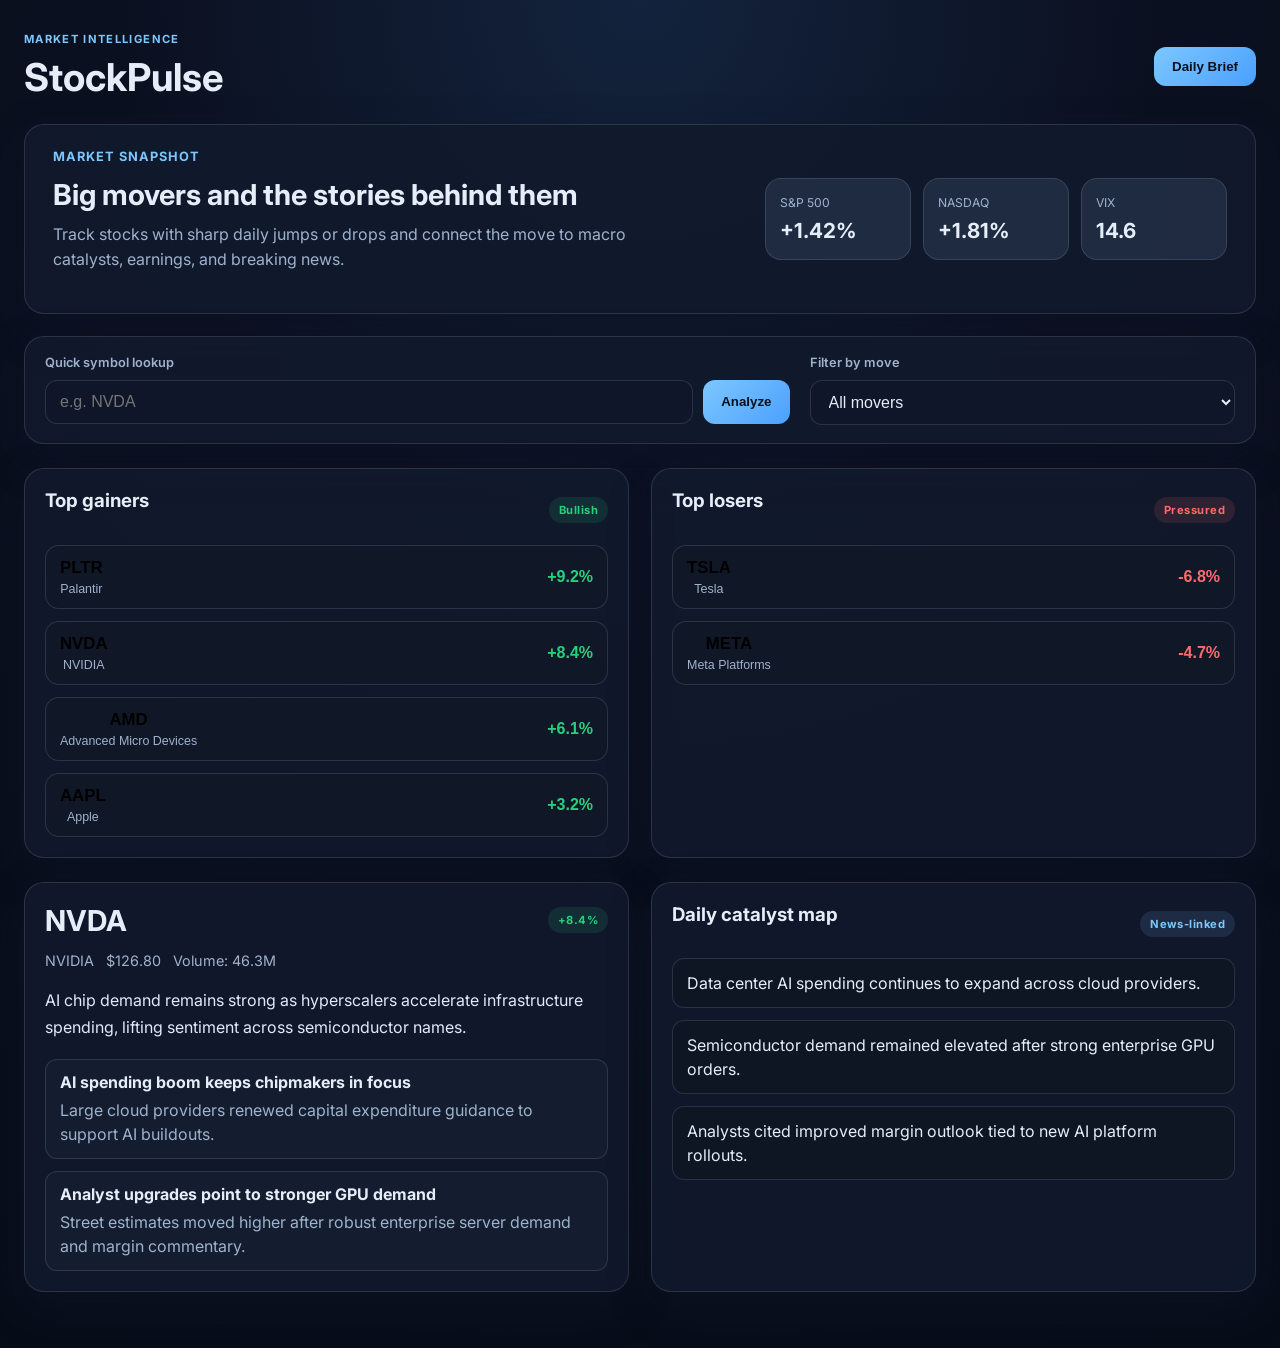
<file: index.html>
<!DOCTYPE html>
<html lang="en">
  <head>
    <meta charset="UTF-8" />
    <meta name="viewport" content="width=device-width, initial-scale=1.0" />
    <title>StockPulse | Daily Market Analysis</title>
    <link rel="preconnect" href="https://fonts.googleapis.com" />
    <link rel="preconnect" href="https://fonts.gstatic.com" crossorigin />
    <link href="https://fonts.googleapis.com/css2?family=Inter:wght@400;500;600;700;800&display=swap" rel="stylesheet" />
    <link rel="stylesheet" href="styles.css" />
  </head>
  <body>
    <div class="app-shell">
      <header class="topbar">
        <div>
          <p class="eyebrow">Market Intelligence</p>
          <h1>StockPulse</h1>
        </div>
        <button class="primary-btn">Daily Brief</button>
      </header>

      <main class="dashboard">
        <section class="hero card">
          <div>
            <p class="label">Market snapshot</p>
            <h2>Big movers and the stories behind them</h2>
            <p class="muted">
              Track stocks with sharp daily jumps or drops and connect the move to
              macro catalysts, earnings, and breaking news.
            </p>
          </div>
          <div class="hero-metrics">
            <div>
              <span>S&amp;P 500</span>
              <strong>+1.42%</strong>
            </div>
            <div>
              <span>NASDAQ</span>
              <strong>+1.81%</strong>
            </div>
            <div>
              <span>VIX</span>
              <strong>14.6</strong>
            </div>
          </div>
        </section>

        <section class="toolbar card">
          <div class="search-box">
            <label for="symbolInput">Quick symbol lookup</label>
            <div class="search-row">
              <input id="symbolInput" type="text" placeholder="e.g. NVDA" maxlength="10" />
              <button id="searchBtn" class="primary-btn">Analyze</button>
            </div>
          </div>
          <div class="filter-box">
            <label for="moveFilter">Filter by move</label>
            <select id="moveFilter">
              <option value="all">All movers</option>
              <option value="up">Big gainers</option>
              <option value="down">Big losers</option>
            </select>
          </div>
        </section>

        <section class="movers-grid">
          <div class="card panel">
            <div class="panel-header">
              <h3>Top gainers</h3>
              <span class="badge positive">Bullish</span>
            </div>
            <div id="gainersList" class="stock-list"></div>
          </div>

          <div class="card panel">
            <div class="panel-header">
              <h3>Top losers</h3>
              <span class="badge negative">Pressured</span>
            </div>
            <div id="losersList" class="stock-list"></div>
          </div>
        </section>

        <section class="details-grid">
          <article id="stockDetail" class="card detail-panel"></article>
          <aside class="card sentiment-panel">
            <div class="panel-header">
              <h3>Daily catalyst map</h3>
              <span class="badge neutral">News-linked</span>
            </div>
            <ul id="catalystList" class="catalyst-list"></ul>
          </aside>
        </section>
      </main>
    </div>

    <script src="app.js"></script>
  </body>
</html>
</file>
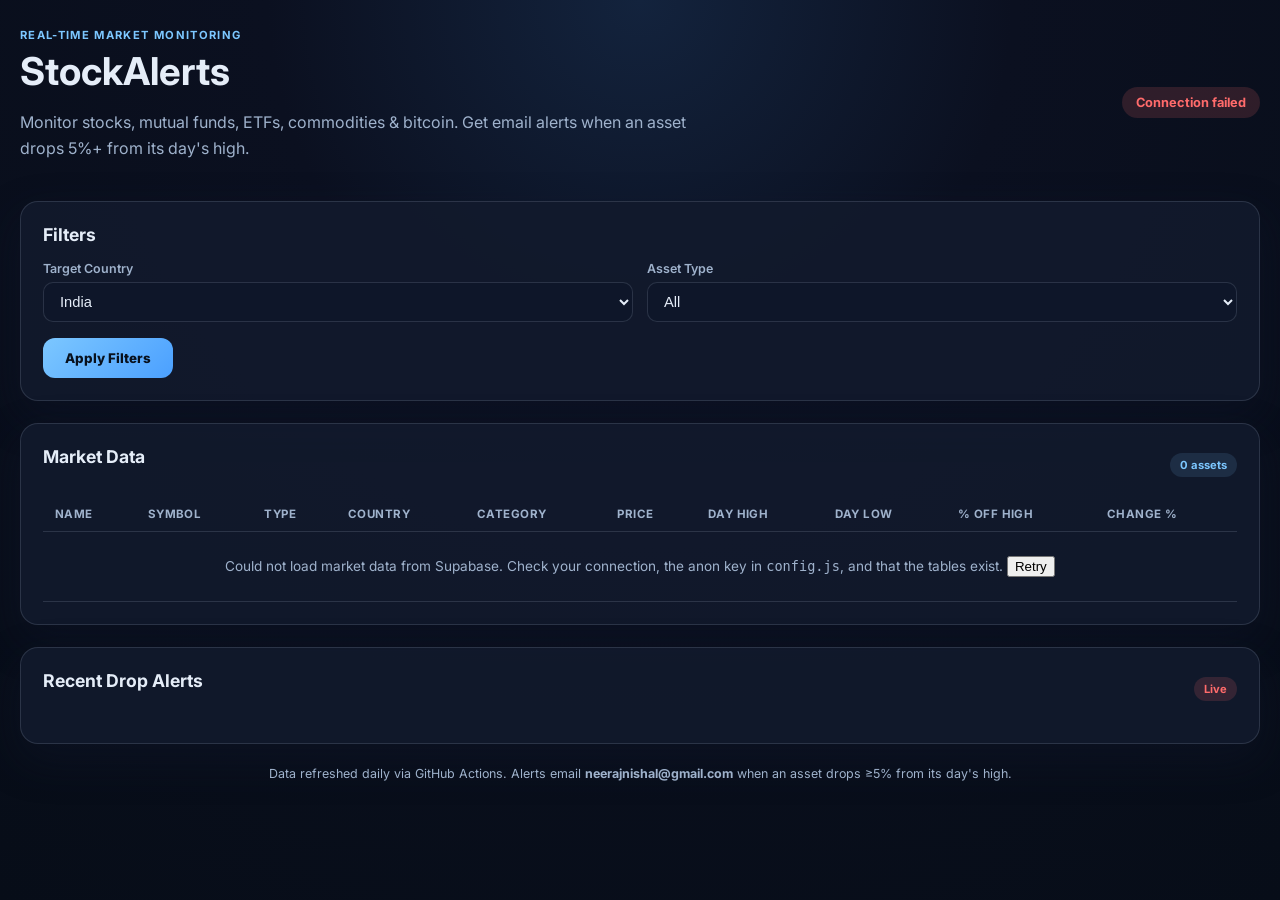
<file: stock-alerts/web/index.html>
<!DOCTYPE html>
<html lang="en">
<head>
    <meta charset="UTF-8">
    <meta name="viewport" content="width=device-width, initial-scale=1.0">
    <title>StockAlerts | Market Drop Monitor</title>
    <link rel="preconnect" href="https://fonts.googleapis.com">
    <link rel="preconnect" href="https://fonts.gstatic.com" crossorigin>
    <link href="https://fonts.googleapis.com/css2?family=Inter:wght@400;500;600;700;800&display=swap" rel="stylesheet">
    <link rel="icon" href="data:image/svg+xml,<svg xmlns='http://www.w3.org/2000/svg' viewBox='0 0 100 100'><text y='.9em' font-size='90'>📉</text></svg>">
    <link rel="stylesheet" href="styles.css">
</head>
<body>
    <div class="app-shell">
        <header class="topbar">
            <div>
                <p class="eyebrow">Real-time Market Monitoring</p>
                <h1>StockAlerts</h1>
                <p class="muted">Monitor stocks, mutual funds, ETFs, commodities & bitcoin. Get email alerts when an asset drops 5%+ from its day's high.</p>
            </div>
            <div id="statusBadge" class="status-badge neutral">Connecting…</div>
        </header>

        <main>
            <!-- Filters -->
            <section class="card filters-card">
                <h2>Filters</h2>
                <div class="filter-grid">
                    <!-- Country -->
                    <div class="filter-group">
                        <label for="countryFilter">Target Country</label>
                        <select id="countryFilter">
                            <option value="all">All</option>
                            <option value="IN" selected>India</option>
                            <option value="US">United States</option>
                        </select>
                    </div>

                    <!-- Asset type -->
                    <div class="filter-group">
                        <label for="assetFilter">Asset Type</label>
                        <select id="assetFilter">
                            <option value="all" selected>All</option>
                            <option value="stock">Direct Stock</option>
                            <option value="mutual_fund">Mutual Fund</option>
                            <option value="etf">ETF</option>
                            <option value="commodity">Commodities</option>
                            <option value="crypto">Bitcoin / Crypto</option>
                        </select>
                    </div>

                    <!-- Stock cap -->
                    <div class="filter-group hidden" id="stockCapGroup">
                        <label for="stockCapFilter">Stock Market Cap</label>
                        <select id="stockCapFilter">
                            <option value="all">All</option>
                            <option value="largecap">Large Cap</option>
                            <option value="midcap">Mid Cap</option>
                            <option value="smallcap">Small Cap</option>
                        </select>
                    </div>

                    <!-- MF / ETF category -->
                    <div class="filter-group hidden" id="mfEtfGroup">
                        <label for="categoryFilter">Category</label>
                        <select id="categoryFilter">
                            <option value="all">All</option>
                            <option value="equity_large">Equity – Large</option>
                            <option value="equity_small">Equity – Small</option>
                            <option value="equity_mid">Equity – Mid</option>
                            <option value="debt">Debt Funds</option>
                            <option value="liquid">Liquid Funds</option>
                            <option value="credit_risk">Credit Risk Funds</option>
                            <option value="index">Index</option>
                            <option value="sector">Sector</option>
                            <option value="gold">Gold</option>
                            <option value="bond">Bond</option>
                            <option value="growth">Growth</option>
                            <option value="dividend">Dividend</option>
                        </select>
                    </div>

                    <!-- Commodity -->
                    <div class="filter-group hidden" id="commodityGroup">
                        <label for="commodityFilter">Commodity</label>
                        <select id="commodityFilter">
                            <option value="all">All</option>
                            <option value="Gold">Gold</option>
                            <option value="Silver">Silver</option>
                            <option value="Crude Oil (WTI)">Crude Oil (WTI)</option>
                            <option value="Brent Crude">Brent Crude</option>
                            <option value="Natural Gas">Natural Gas</option>
                            <option value="Copper">Copper</option>
                            <option value="Corn">Corn</option>
                            <option value="Wheat">Wheat</option>
                        </select>
                    </div>

                    <!-- Crypto -->
                    <div class="filter-group hidden" id="cryptoGroup">
                        <label for="cryptoFilter">Crypto</label>
                        <select id="cryptoFilter">
                            <option value="all">All</option>
                            <option value="bitcoin" selected>Bitcoin</option>
                            <option value="ethereum">Ethereum</option>
                            <option value="solana">Solana</option>
                        </select>
                    </div>
                </div>
                <button id="applyFiltersBtn" class="primary-btn">Apply Filters</button>
            </section>

            <!-- Market data table -->
            <section class="card">
                <div class="panel-header">
                    <h2>Market Data</h2>
                    <span id="resultCount" class="badge neutral">0 assets</span>
                </div>
                <div class="table-wrap">
                    <table id="marketTable">
                        <thead>
                            <tr>
                                <th>Name</th>
                                <th>Symbol</th>
                                <th>Type</th>
                                <th>Country</th>
                                <th>Category</th>
                                <th>Price</th>
                                <th>Day High</th>
                                <th>Day Low</th>
                                <th>% Off High</th>
                                <th>Change %</th>
                            </tr>
                        </thead>
                        <tbody id="marketBody"></tbody>
                    </table>
                </div>
            </section>

            <!-- Recent alerts -->
            <section class="card">
                <div class="panel-header">
                    <h2 id="alertsHeader">Recent Drop Alerts</h2>
                    <span class="badge negative">Live</span>
                </div>
                <div id="alertsList" class="alerts-list"></div>
            </section>
        </main>

        <footer>
            <p>Data refreshed daily via GitHub Actions. Alerts email <strong>neerajnishal@gmail.com</strong> when an asset drops ≥5% from its day's high.</p>
        </footer>
    </div>

    <script src="config.js"></script>
    <script src="app.js"></script>
</body>
</html>
</file>
<file: styles.css>
:root {
  --bg: #0b1020;
  --panel: #121a2d;
  --panel-alt: #172338;
  --card: #0f172a;
  --line: rgba(148, 163, 184, 0.2);
  --text: #e5edf8;
  --muted: #9fb2cc;
  --positive: #26d07c;
  --negative: #ff6b6b;
  --accent: #7cc7ff;
  --warning: #ffd166;
  --shadow: 0 16px 40px rgba(15, 23, 42, 0.45);
}

* {
  box-sizing: border-box;
}

html, body {
  margin: 0;
  min-height: 100%;
  font-family: "Inter", sans-serif;
  background: radial-gradient(circle at top, #13233d 0%, #0b1020 35%, #070d18 100%);
  color: var(--text);
}

body {
  padding: 32px 24px 56px;
}

.app-shell {
  max-width: 1300px;
  margin: 0 auto;
}

.topbar {
  display: flex;
  align-items: center;
  justify-content: space-between;
  margin-bottom: 24px;
}

.eyebrow {
  margin: 0 0 8px;
  color: var(--accent);
  text-transform: uppercase;
  letter-spacing: 0.12em;
  font-size: 0.7rem;
  font-weight: 700;
}

h1, h2, h3, p {
  margin-top: 0;
}

h1 {
  margin-bottom: 0;
  font-size: clamp(2rem, 3vw, 2.5rem);
}

.card {
  background: rgba(18, 26, 45, 0.88);
  border: 1px solid var(--line);
  border-radius: 20px;
  box-shadow: var(--shadow);
}

.hero {
  padding: 24px 28px;
  display: grid;
  grid-template-columns: 1.5fr 1fr;
  gap: 20px;
  align-items: center;
}

.label {
  color: var(--accent);
  font-size: 0.8rem;
  letter-spacing: 0.08em;
  text-transform: uppercase;
  font-weight: 700;
}

.hero h2 {
  margin-bottom: 10px;
  font-size: clamp(1.8rem, 2vw, 2.6rem);
}

.muted {
  color: var(--muted);
  line-height: 1.6;
  max-width: 60ch;
}

.hero-metrics {
  display: grid;
  grid-template-columns: repeat(3, minmax(110px, 1fr));
  gap: 12px;
}

.hero-metrics div {
  background: rgba(39, 52, 75, 0.7);
  border: 1px solid var(--line);
  border-radius: 16px;
  padding: 16px 14px;
}

.hero-metrics span {
  display: block;
  color: var(--muted);
  font-size: 0.76rem;
  margin-bottom: 8px;
}

.hero-metrics strong {
  font-size: 1.3rem;
}

.primary-btn {
  background: linear-gradient(135deg, var(--accent), #4ba0ff);
  color: #08111d;
  border: none;
  border-radius: 12px;
  padding: 12px 18px;
  font-weight: 800;
  cursor: pointer;
}

.toolbar {
  margin-top: 22px;
  padding: 18px 20px;
  display: grid;
  grid-template-columns: 1.4fr 0.8fr;
  gap: 20px;
}

.search-box,
.filter-box {
  display: flex;
  flex-direction: column;
  gap: 10px;
}

label {
  color: var(--muted);
  font-size: 0.8rem;
  font-weight: 600;
}

.search-row {
  display: flex;
  gap: 10px;
}

input, select {
  width: 100%;
  border: 1px solid var(--line);
  background: rgba(15, 23, 42, 0.8);
  color: var(--text);
  border-radius: 12px;
  padding: 12px 14px;
  font-size: 1rem;
}

.movers-grid,
.details-grid {
  margin-top: 24px;
  display: grid;
  grid-template-columns: 1fr 1fr;
  gap: 22px;
}

.panel,
.detail-panel,
.sentiment-panel {
  padding: 20px;
}

.panel-header {
  display: flex;
  align-items: center;
  justify-content: space-between;
  margin-bottom: 14px;
}

.badge {
  padding: 6px 10px;
  border-radius: 999px;
  font-size: 0.7rem;
  font-weight: 700;
  letter-spacing: 0.04em;
}

.badge.positive {
  background: rgba(38, 208, 124, 0.12);
  color: var(--positive);
}

.badge.negative {
  background: rgba(255, 107, 107, 0.12);
  color: var(--negative);
}

.badge.neutral {
  background: rgba(124, 199, 255, 0.12);
  color: var(--accent);
}

.stock-list {
  display: flex;
  flex-direction: column;
  gap: 12px;
}

.stock-item {
  display: flex;
  align-items: center;
  justify-content: space-between;
  gap: 12px;
  background: rgba(17, 24, 39, 0.75);
  border: 1px solid var(--line);
  border-radius: 14px;
  padding: 12px 14px;
  cursor: pointer;
  transition: transform 0.2s ease, border-color 0.2s ease;
}

.stock-item:hover {
  transform: translateY(-1px);
  border-color: rgba(124, 199, 255, 0.6);
}

.stock-symbol {
  display: flex;
  flex-direction: column;
  gap: 4px;
}

.stock-symbol strong {
  font-size: 1.05rem;
}

.stock-symbol span {
  color: var(--muted);
  font-size: 0.78rem;
}

.stock-change {
  font-weight: 800;
  font-size: 1rem;
}

.stock-change.positive { color: var(--positive); }
.stock-change.negative { color: var(--negative); }

.detail-panel {
  min-height: 300px;
}

.detail-header {
  display: flex;
  justify-content: space-between;
  align-items: center;
  margin-bottom: 14px;
}

.detail-header h3 {
  margin: 0;
  font-size: 1.8rem;
}

.detail-meta {
  display: flex;
  flex-wrap: wrap;
  gap: 12px;
  color: var(--muted);
  font-size: 0.9rem;
  margin-bottom: 12px;
}

.summary {
  margin: 18px 0;
  color: #dfeaf8;
  line-height: 1.7;
}

.news-list {
  display: grid;
  gap: 12px;
}

.news-item {
  border: 1px solid var(--line);
  background: rgba(21, 32, 49, 0.8);
  border-radius: 12px;
  padding: 12px 14px;
}

.news-item h4 {
  margin: 0 0 6px;
  font-size: 1rem;
}

.news-item p {
  margin: 0;
  color: var(--muted);
  line-height: 1.5;
}

.catalyst-list {
  list-style: none;
  padding: 0;
  margin: 0;
  display: grid;
  gap: 12px;
}

.catalyst-list li {
  border: 1px solid var(--line);
  border-radius: 12px;
  padding: 12px 14px;
  background: rgba(14, 22, 34, 0.6);
  color: var(--text);
  line-height: 1.5;
}

@media (max-width: 900px) {
  .hero,
  .toolbar,
  .movers-grid,
  .details-grid {
    grid-template-columns: 1fr;
  }

  .topbar {
    align-items: flex-start;
    flex-direction: column;
    gap: 12px;
  }
}
</file>
<file: stock-alerts/web/styles.css>
:root {
    --bg: #0b1020;
    --panel: #121a2d;
    --panel-alt: #172338;
    --card: #0f172a;
    --line: rgba(148, 163, 184, 0.2);
    --text: #e5edf8;
    --muted: #9fb2cc;
    --positive: #26d07c;
    --negative: #ff6b6b;
    --accent: #7cc7ff;
    --warning: #ffd166;
    --shadow: 0 16px 40px rgba(15, 23, 42, 0.45);
}

* { box-sizing: border-box; }

html, body {
    margin: 0;
    min-height: 100%;
    font-family: "Inter", sans-serif;
    background: radial-gradient(circle at top, #13233d 0%, #0b1020 35%, #070d18 100%);
    color: var(--text);
}

body { padding: 28px 20px 56px; }

.app-shell { max-width: 1400px; margin: 0 auto; }

.topbar {
    display: flex;
    align-items: center;
    justify-content: space-between;
    gap: 20px;
    flex-wrap: wrap;
    margin-bottom: 24px;
}

.eyebrow {
    margin: 0 0 6px;
    color: var(--accent);
    text-transform: uppercase;
    letter-spacing: 0.12em;
    font-size: 0.7rem;
    font-weight: 700;
}

h1 { margin: 0 0 8px; font-size: clamp(2rem, 3vw, 2.6rem); }

.muted { color: var(--muted); line-height: 1.6; max-width: 70ch; }

.status-badge {
    padding: 8px 14px;
    border-radius: 999px;
    font-size: 0.8rem;
    font-weight: 700;
    white-space: nowrap;
}

.status-badge.neutral { background: #1e293b; color: var(--accent); }
.status-badge.good { background: rgba(38, 208, 124, 0.15); color: var(--positive); }
.status-badge.error { background: rgba(255, 107, 107, 0.15); color: var(--negative); }

.card {
    background: rgba(18, 26, 45, 0.9);
    border: 1px solid var(--line);
    border-radius: 18px;
    box-shadow: var(--shadow);
    padding: 22px;
    margin-bottom: 22px;
}

.card h2 { margin: 0 0 16px; font-size: 1.1rem; }

.filters-card .filter-grid {
    display: grid;
    grid-template-columns: repeat(auto-fit, minmax(200px, 1fr));
    gap: 14px;
    margin-bottom: 16px;
}

.filter-group { display: flex; flex-direction: column; gap: 6px; }

.filter-group label {
    color: var(--muted);
    font-size: 0.78rem;
    font-weight: 600;
}

select {
    width: 100%;
    border: 1px solid var(--line);
    background: rgba(15, 23, 42, 0.85);
    color: var(--text);
    border-radius: 10px;
    padding: 10px 12px;
    font-size: 0.92rem;
}

select:focus { outline: none; border-color: var(--accent); }

.primary-btn {
    background: linear-gradient(135deg, var(--accent), #4ba0ff);
    color: #08111d;
    border: none;
    border-radius: 12px;
    padding: 12px 22px;
    font-weight: 800;
    font-family: inherit;
    cursor: pointer;
    transition: transform 0.15s ease;
}

.primary-btn:hover { transform: translateY(-1px); }

.panel-header {
    display: flex;
    align-items: center;
    justify-content: space-between;
    margin-bottom: 14px;
}

.badge {
    padding: 5px 10px;
    border-radius: 999px;
    font-size: 0.7rem;
    font-weight: 700;
}

.badge.positive { background: rgba(38, 208, 124, 0.12); color: var(--positive); }
.badge.negative { background: rgba(255, 107, 107, 0.15); color: var(--negative); }
.badge.neutral { background: rgba(124, 199, 255, 0.12); color: var(--accent); }

.table-wrap { overflow-x: auto; }

table {
    width: 100%;
    border-collapse: collapse;
    font-size: 0.85rem;
}

th, td {
    text-align: left;
    padding: 10px 12px;
    border-bottom: 1px solid var(--line);
    white-space: nowrap;
}

th {
    color: var(--muted);
    font-size: 0.72rem;
    text-transform: uppercase;
    letter-spacing: 0.04em;
}

tr:hover td { background: rgba(124, 199, 255, 0.05); }

.pos { color: var(--positive); font-weight: 600; }
.neg { color: var(--negative); font-weight: 700; }
.warn { color: var(--warning); font-weight: 600; }

.empty { text-align: center; color: var(--muted); padding: 24px; }

.alerts-list { display: grid; gap: 12px; }

.alert-item {
    border: 1px solid var(--line);
    background: rgba(21, 32, 49, 0.8);
    border-radius: 12px;
    padding: 14px 16px;
}

.alert-item.emailed { border-left: 4px solid var(--positive); }

.alert-head {
    display: flex;
    align-items: center;
    gap: 10px;
    flex-wrap: wrap;
}

.alert-head strong { font-size: 1rem; }

.alert-status {
    margin-left: auto;
    font-size: 0.75rem;
    color: var(--muted);
}

.alert-time { color: var(--muted); font-size: 0.75rem; margin: 6px 0; }

.alert-analysis {
    color: #dfeaf8;
    line-height: 1.5;
    font-size: 0.85rem;
    margin: 0;
}

footer { text-align: center; color: var(--muted); font-size: 0.78rem; margin-top: 20px; }

.hidden { display: none !important; }

@media (max-width: 700px) {
    .topbar { flex-direction: column; align-items: flex-start; }
    .filter-grid { grid-template-columns: 1fr; }
}
</file>
